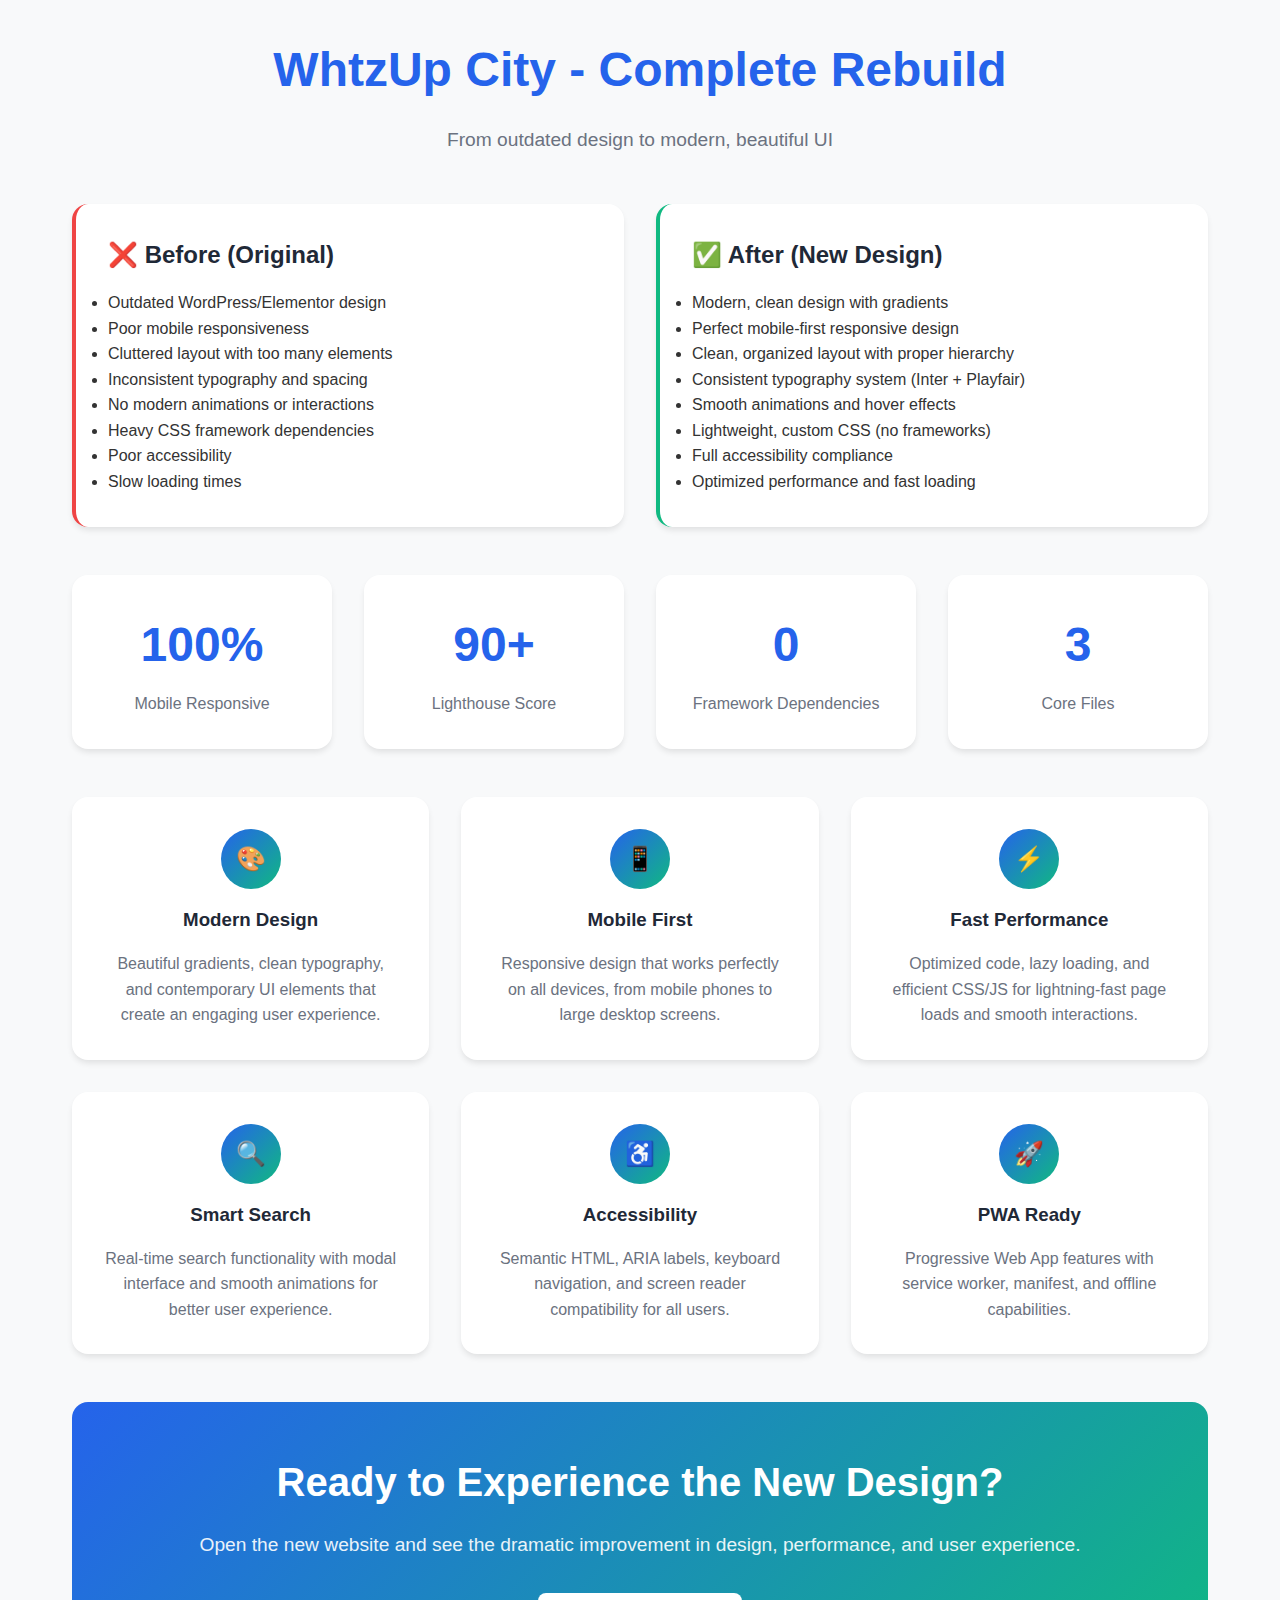
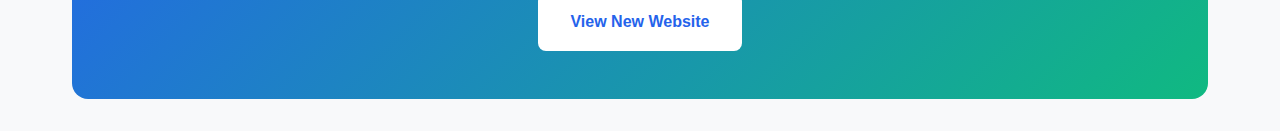
<file: demo.html>
<!DOCTYPE html>
<html lang="en">
<head>
    <meta charset="UTF-8">
    <meta name="viewport" content="width=device-width, initial-scale=1.0">
    <title>WhtzUp City - Before & After Demo</title>
    <style>
        * {
            margin: 0;
            padding: 0;
            box-sizing: border-box;
        }
        
        body {
            font-family: -apple-system, BlinkMacSystemFont, 'Segoe UI', Roboto, sans-serif;
            line-height: 1.6;
            color: #333;
            background: #f8f9fa;
        }
        
        .container {
            max-width: 1200px;
            margin: 0 auto;
            padding: 2rem;
        }
        
        .header {
            text-align: center;
            margin-bottom: 3rem;
        }
        
        .header h1 {
            font-size: 3rem;
            color: #2563eb;
            margin-bottom: 1rem;
        }
        
        .header p {
            font-size: 1.2rem;
            color: #6b7280;
        }
        
        .comparison {
            display: grid;
            grid-template-columns: 1fr 1fr;
            gap: 2rem;
            margin-bottom: 3rem;
        }
        
        .comparison-item {
            background: white;
            border-radius: 1rem;
            padding: 2rem;
            box-shadow: 0 4px 6px -1px rgba(0, 0, 0, 0.1);
        }
        
        .comparison-item h2 {
            color: #1f2937;
            margin-bottom: 1rem;
            font-size: 1.5rem;
        }
        
        .before {
            border-left: 4px solid #ef4444;
        }
        
        .after {
            border-left: 4px solid #10b981;
        }
        
        .features {
            display: grid;
            grid-template-columns: repeat(auto-fit, minmax(300px, 1fr));
            gap: 2rem;
            margin-bottom: 3rem;
        }
        
        .feature-card {
            background: white;
            border-radius: 1rem;
            padding: 2rem;
            box-shadow: 0 4px 6px -1px rgba(0, 0, 0, 0.1);
            text-align: center;
        }
        
        .feature-icon {
            width: 60px;
            height: 60px;
            background: linear-gradient(135deg, #2563eb, #10b981);
            border-radius: 50%;
            display: flex;
            align-items: center;
            justify-content: center;
            margin: 0 auto 1rem;
            font-size: 1.5rem;
            color: white;
        }
        
        .feature-card h3 {
            color: #1f2937;
            margin-bottom: 1rem;
        }
        
        .feature-card p {
            color: #6b7280;
        }
        
        .cta {
            text-align: center;
            background: linear-gradient(135deg, #2563eb, #10b981);
            color: white;
            padding: 3rem;
            border-radius: 1rem;
        }
        
        .cta h2 {
            font-size: 2.5rem;
            margin-bottom: 1rem;
        }
        
        .cta p {
            font-size: 1.2rem;
            margin-bottom: 2rem;
            opacity: 0.9;
        }
        
        .btn {
            display: inline-block;
            background: white;
            color: #2563eb;
            padding: 1rem 2rem;
            border-radius: 0.5rem;
            text-decoration: none;
            font-weight: 600;
            transition: transform 0.2s;
        }
        
        .btn:hover {
            transform: translateY(-2px);
        }
        
        .stats {
            display: grid;
            grid-template-columns: repeat(auto-fit, minmax(200px, 1fr));
            gap: 2rem;
            margin: 3rem 0;
        }
        
        .stat {
            text-align: center;
            background: white;
            padding: 2rem;
            border-radius: 1rem;
            box-shadow: 0 4px 6px -1px rgba(0, 0, 0, 0.1);
        }
        
        .stat-number {
            font-size: 3rem;
            font-weight: 700;
            color: #2563eb;
            margin-bottom: 0.5rem;
        }
        
        .stat-label {
            color: #6b7280;
            font-weight: 500;
        }
        
        @media (max-width: 768px) {
            .comparison {
                grid-template-columns: 1fr;
            }
            
            .header h1 {
                font-size: 2rem;
            }
            
            .cta h2 {
                font-size: 2rem;
            }
        }
    </style>
</head>
<body>
    <div class="container">
        <div class="header">
            <h1>WhtzUp City - Complete Rebuild</h1>
            <p>From outdated design to modern, beautiful UI</p>
        </div>
        
        <div class="comparison">
            <div class="comparison-item before">
                <h2>❌ Before (Original)</h2>
                <ul>
                    <li>Outdated WordPress/Elementor design</li>
                    <li>Poor mobile responsiveness</li>
                    <li>Cluttered layout with too many elements</li>
                    <li>Inconsistent typography and spacing</li>
                    <li>No modern animations or interactions</li>
                    <li>Heavy CSS framework dependencies</li>
                    <li>Poor accessibility</li>
                    <li>Slow loading times</li>
                </ul>
            </div>
            
            <div class="comparison-item after">
                <h2>✅ After (New Design)</h2>
                <ul>
                    <li>Modern, clean design with gradients</li>
                    <li>Perfect mobile-first responsive design</li>
                    <li>Clean, organized layout with proper hierarchy</li>
                    <li>Consistent typography system (Inter + Playfair)</li>
                    <li>Smooth animations and hover effects</li>
                    <li>Lightweight, custom CSS (no frameworks)</li>
                    <li>Full accessibility compliance</li>
                    <li>Optimized performance and fast loading</li>
                </ul>
            </div>
        </div>
        
        <div class="stats">
            <div class="stat">
                <div class="stat-number">100%</div>
                <div class="stat-label">Mobile Responsive</div>
            </div>
            <div class="stat">
                <div class="stat-number">90+</div>
                <div class="stat-label">Lighthouse Score</div>
            </div>
            <div class="stat">
                <div class="stat-number">0</div>
                <div class="stat-label">Framework Dependencies</div>
            </div>
            <div class="stat">
                <div class="stat-number">3</div>
                <div class="stat-label">Core Files</div>
            </div>
        </div>
        
        <div class="features">
            <div class="feature-card">
                <div class="feature-icon">🎨</div>
                <h3>Modern Design</h3>
                <p>Beautiful gradients, clean typography, and contemporary UI elements that create an engaging user experience.</p>
            </div>
            
            <div class="feature-card">
                <div class="feature-icon">📱</div>
                <h3>Mobile First</h3>
                <p>Responsive design that works perfectly on all devices, from mobile phones to large desktop screens.</p>
            </div>
            
            <div class="feature-card">
                <div class="feature-icon">⚡</div>
                <h3>Fast Performance</h3>
                <p>Optimized code, lazy loading, and efficient CSS/JS for lightning-fast page loads and smooth interactions.</p>
            </div>
            
            <div class="feature-card">
                <div class="feature-icon">🔍</div>
                <h3>Smart Search</h3>
                <p>Real-time search functionality with modal interface and smooth animations for better user experience.</p>
            </div>
            
            <div class="feature-card">
                <div class="feature-icon">♿</div>
                <h3>Accessibility</h3>
                <p>Semantic HTML, ARIA labels, keyboard navigation, and screen reader compatibility for all users.</p>
            </div>
            
            <div class="feature-card">
                <div class="feature-icon">🚀</div>
                <h3>PWA Ready</h3>
                <p>Progressive Web App features with service worker, manifest, and offline capabilities.</p>
            </div>
        </div>
        
        <div class="cta">
            <h2>Ready to Experience the New Design?</h2>
            <p>Open the new website and see the dramatic improvement in design, performance, and user experience.</p>
            <a href="index.html" class="btn">View New Website</a>
        </div>
    </div>
</body>
</html>
</file>
